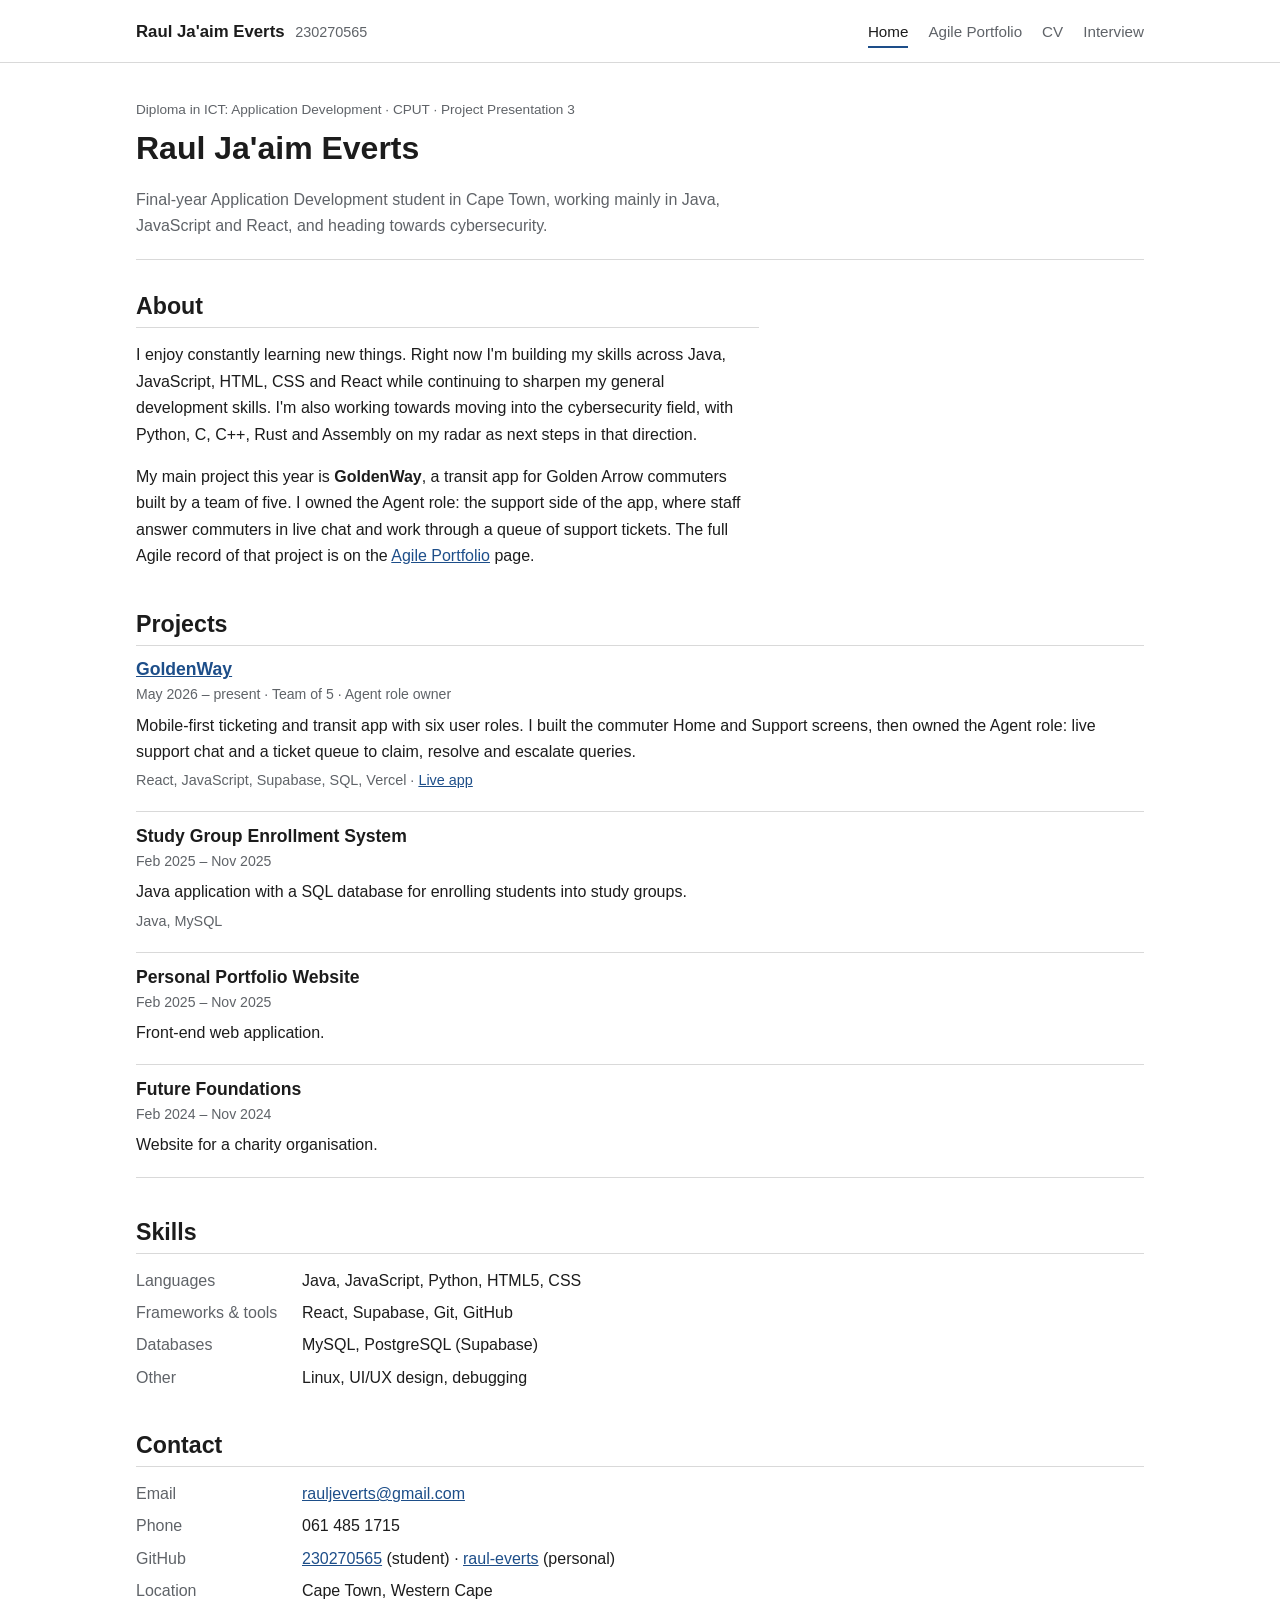
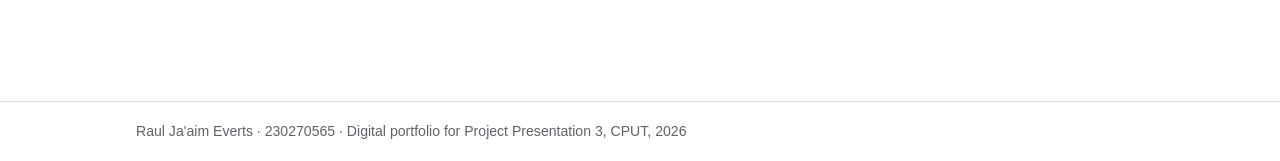
<file: index.html>
<!doctype html>
<html lang="en">
<head>
  <meta charset="utf-8">
  <meta name="viewport" content="width=device-width, initial-scale=1">
  <title>Raul Ja'aim Everts | Portfolio</title>
  <meta name="description" content="Digital portfolio of Raul Ja'aim Everts, Application Development student at CPUT.">
  <link rel="stylesheet" href="style.css">
</head>
<body>
<a class="skip" href="#main">Skip to content</a>

<header class="site-header">
  <div class="wrap">
    <a class="site-name" href="index.html">Raul Ja'aim Everts <span>230270565</span></a>
    <nav class="nav">
      <a href="index.html" aria-current="page">Home</a>
      <a href="agile.html">Agile Portfolio</a>
      <a href="cv.html">CV</a>
      <a href="interview.html">Interview</a>
    </nav>
  </div>
</header>

<main id="main">
  <div class="wrap">

    <div class="page-title">
      <div class="label">Diploma in ICT: Application Development · CPUT · Project Presentation 3</div>
      <h1>Raul Ja'aim Everts</h1>
      <p>Final-year Application Development student in Cape Town, working mainly in Java, JavaScript and React, and heading towards cybersecurity.</p>
    </div>

    <section class="intro">
      <h2>About</h2>
      <p>I enjoy constantly learning new things. Right now I'm building my skills across Java, JavaScript, HTML, CSS and React while continuing to sharpen my general development skills. I'm also working towards moving into the cybersecurity field, with Python, C, C++, Rust and Assembly on my radar as next steps in that direction.</p>
      <p>My main project this year is <strong>GoldenWay</strong>, a transit app for Golden Arrow commuters built by a team of five. I owned the Agent role: the support side of the app, where staff answer commuters in live chat and work through a queue of support tickets. The full Agile record of that project is on the <a href="agile.html">Agile Portfolio</a> page.</p>
    </section>

    <section>
      <h2>Projects</h2>
      <div class="project">
        <h3><a href="agile.html">GoldenWay</a></h3>
        <div class="meta">May 2026 – present · Team of 5 · Agent role owner</div>
        <p>Mobile-first ticketing and transit app with six user roles. I built the commuter Home and Support screens, then owned the Agent role: live support chat and a ticket queue to claim, resolve and escalate queries.</p>
        <p class="muted small">React, JavaScript, Supabase, SQL, Vercel · <a href="https://goldenwayapp.vercel.app/">Live app</a></p>
      </div>
      <div class="project">
        <h3>Study Group Enrollment System</h3>
        <div class="meta">Feb 2025 – Nov 2025</div>
        <p>Java application with a SQL database for enrolling students into study groups.</p>
        <p class="muted small">Java, MySQL</p>
      </div>
      <div class="project">
        <h3>Personal Portfolio Website</h3>
        <div class="meta">Feb 2025 – Nov 2025</div>
        <p>Front-end web application.</p>
      </div>
      <div class="project">
        <h3>Future Foundations</h3>
        <div class="meta">Feb 2024 – Nov 2024</div>
        <p>Website for a charity organisation.</p>
      </div>
    </section>

    <section>
      <h2>Skills</h2>
      <dl class="facts">
        <dt>Languages</dt><dd>Java, JavaScript, Python, HTML5, CSS</dd>
        <dt>Frameworks &amp; tools</dt><dd>React, Supabase, Git, GitHub</dd>
        <dt>Databases</dt><dd>MySQL, PostgreSQL (Supabase)</dd>
        <dt>Other</dt><dd>Linux, UI/UX design, debugging</dd>
      </dl>
    </section>

    <section>
      <h2>Contact</h2>
      <dl class="facts">
        <dt>Email</dt><dd><a href="mailto:rauljeverts@gmail.com">rauljeverts@gmail.com</a></dd>
        <dt>Phone</dt><dd>061 485 1715</dd>
        <dt>GitHub</dt><dd><a href="https://github.com/230270565">230270565</a> (student) · <a href="https://github.com/raul-everts">raul-everts</a> (personal)</dd>
        <dt>Location</dt><dd>Cape Town, Western Cape</dd>
      </dl>
    </section>

  </div>
</main>

<footer class="site-footer">
  <div class="wrap">Raul Ja'aim Everts · 230270565 · Digital portfolio for Project Presentation 3, CPUT, 2026</div>
</footer>
</body>
</html>
</file>
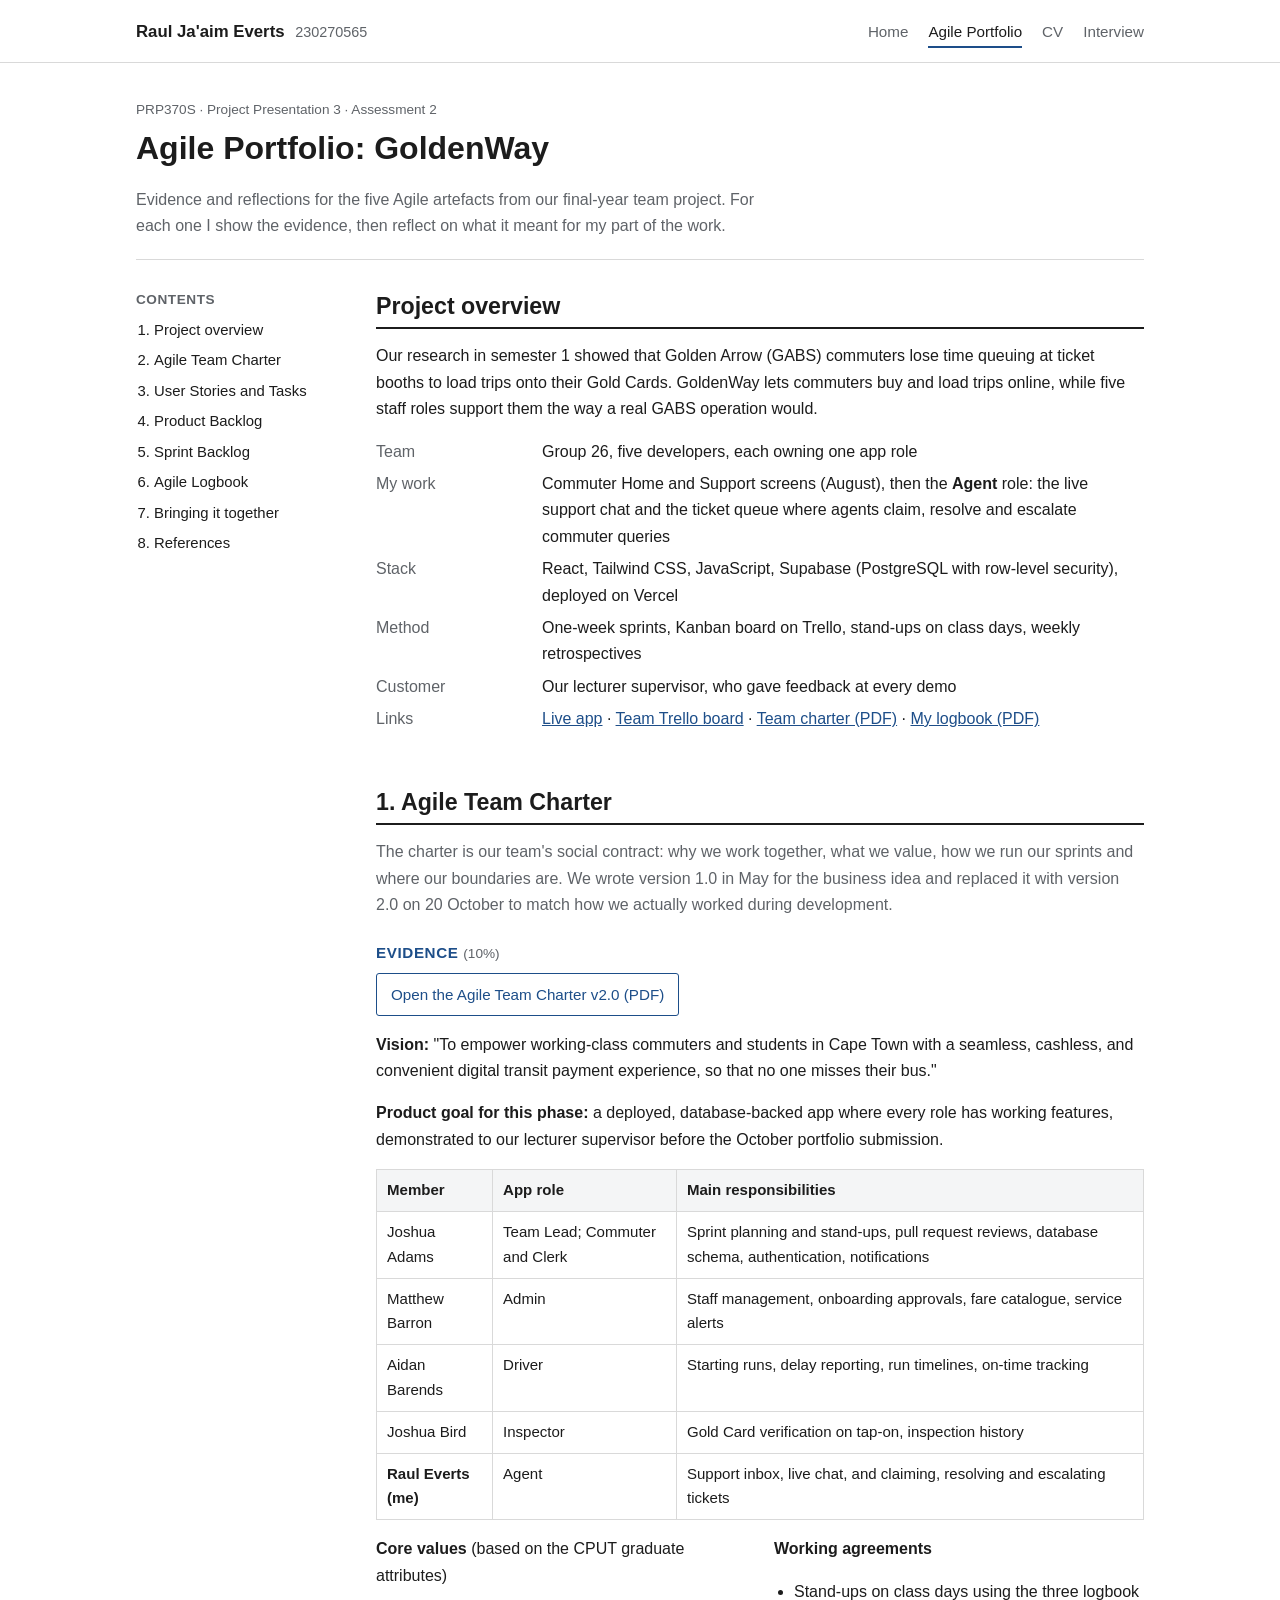
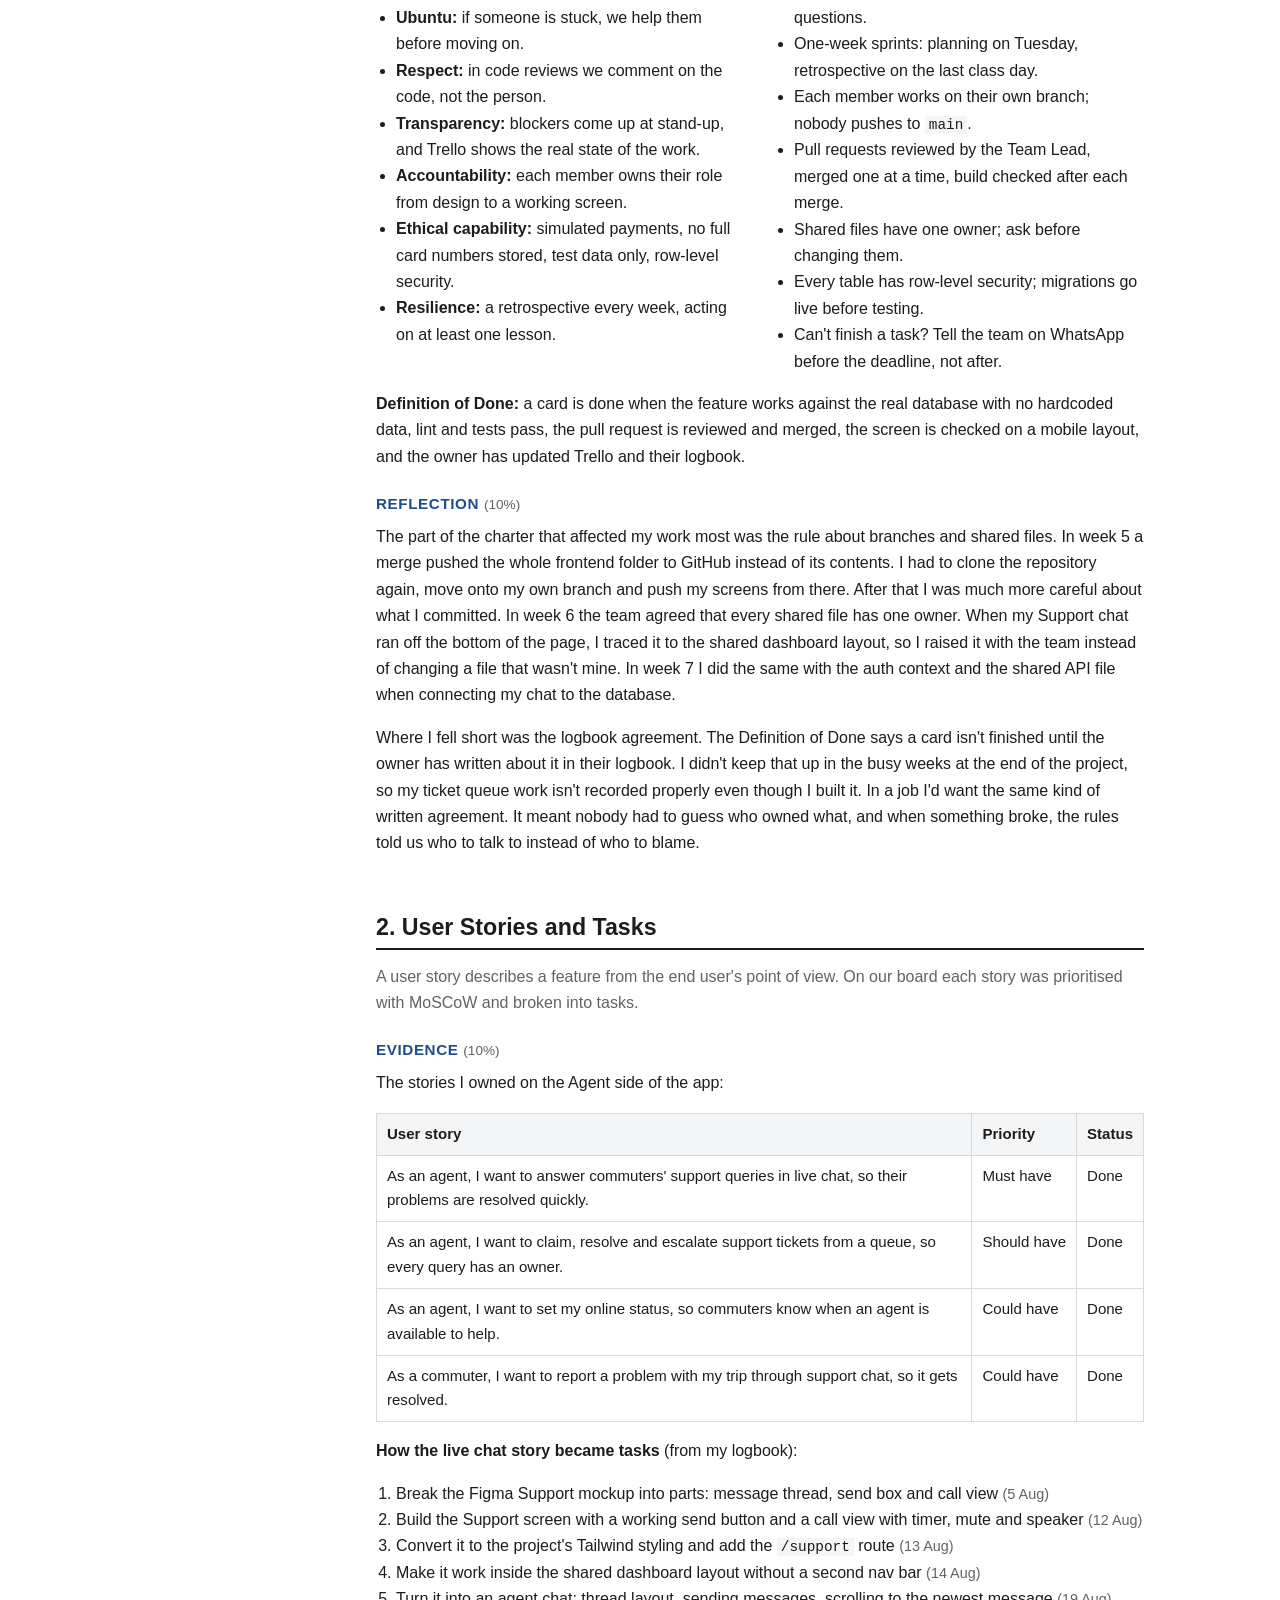
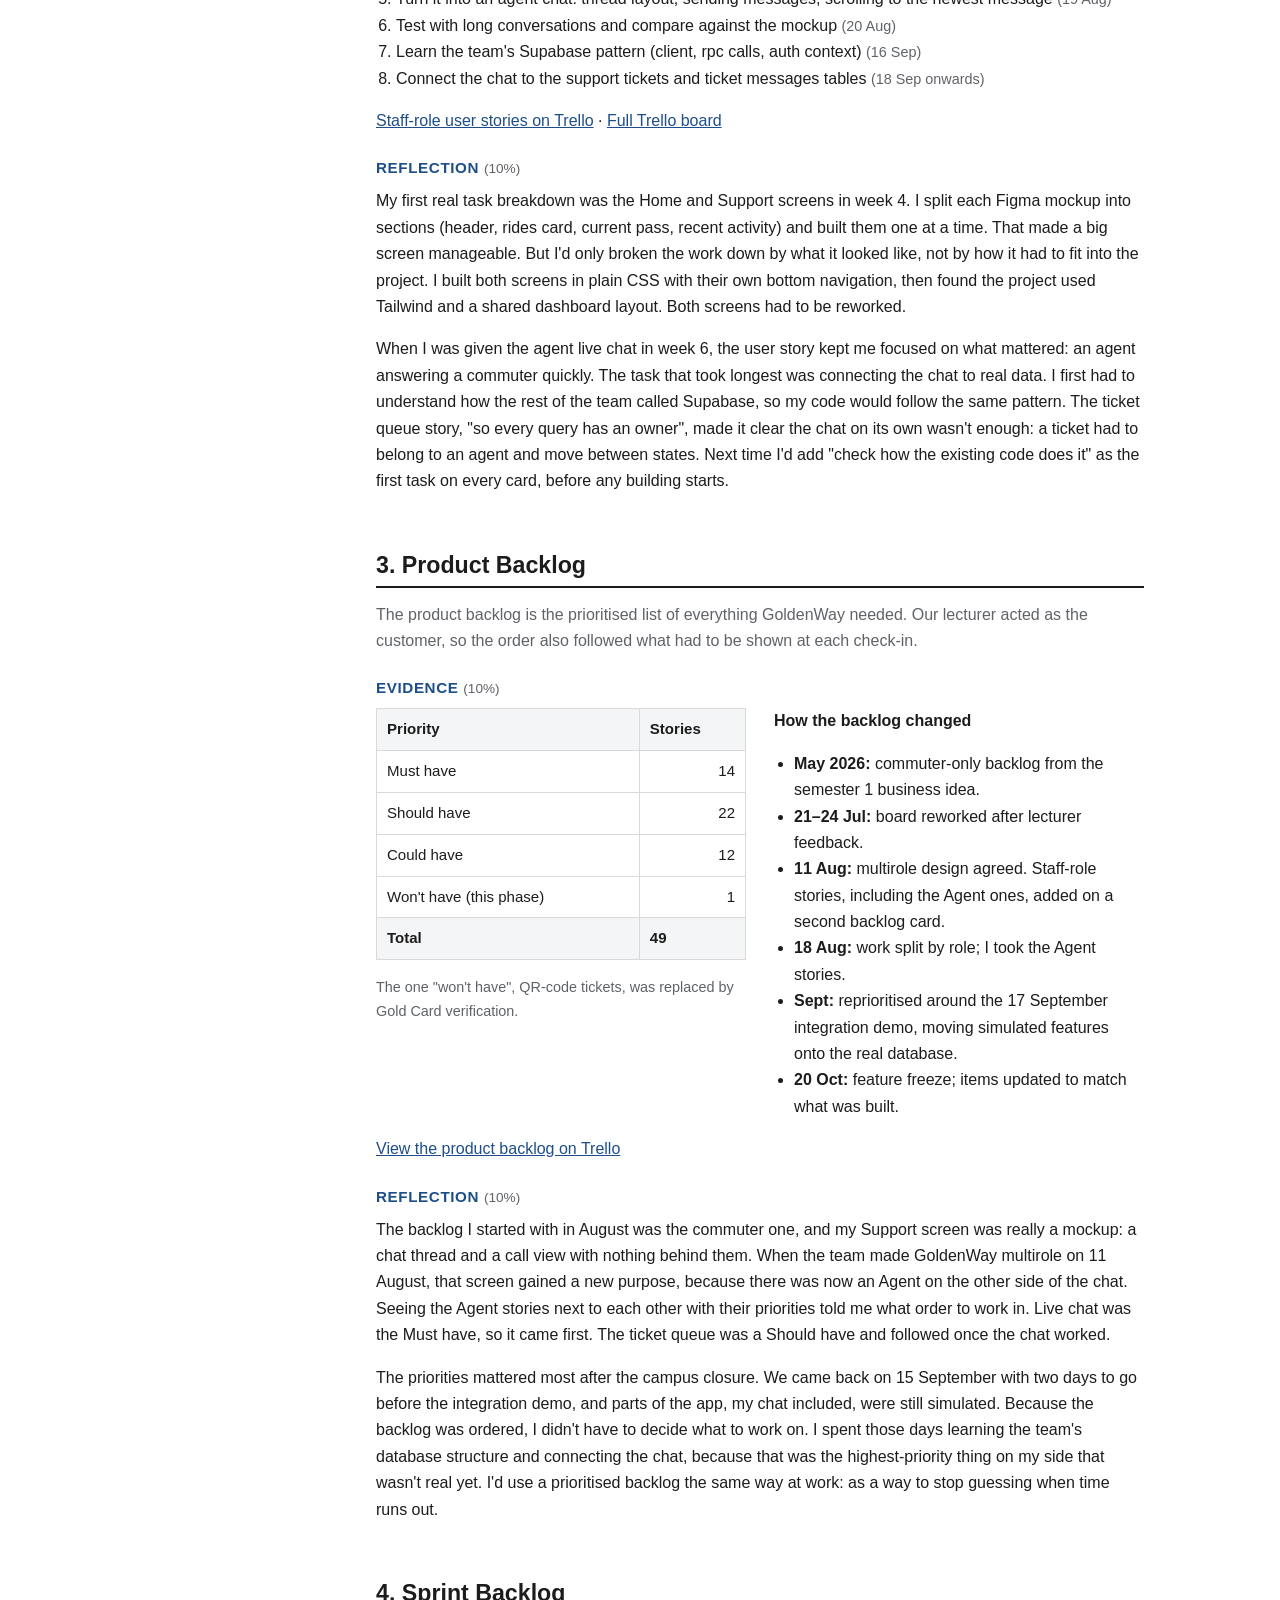
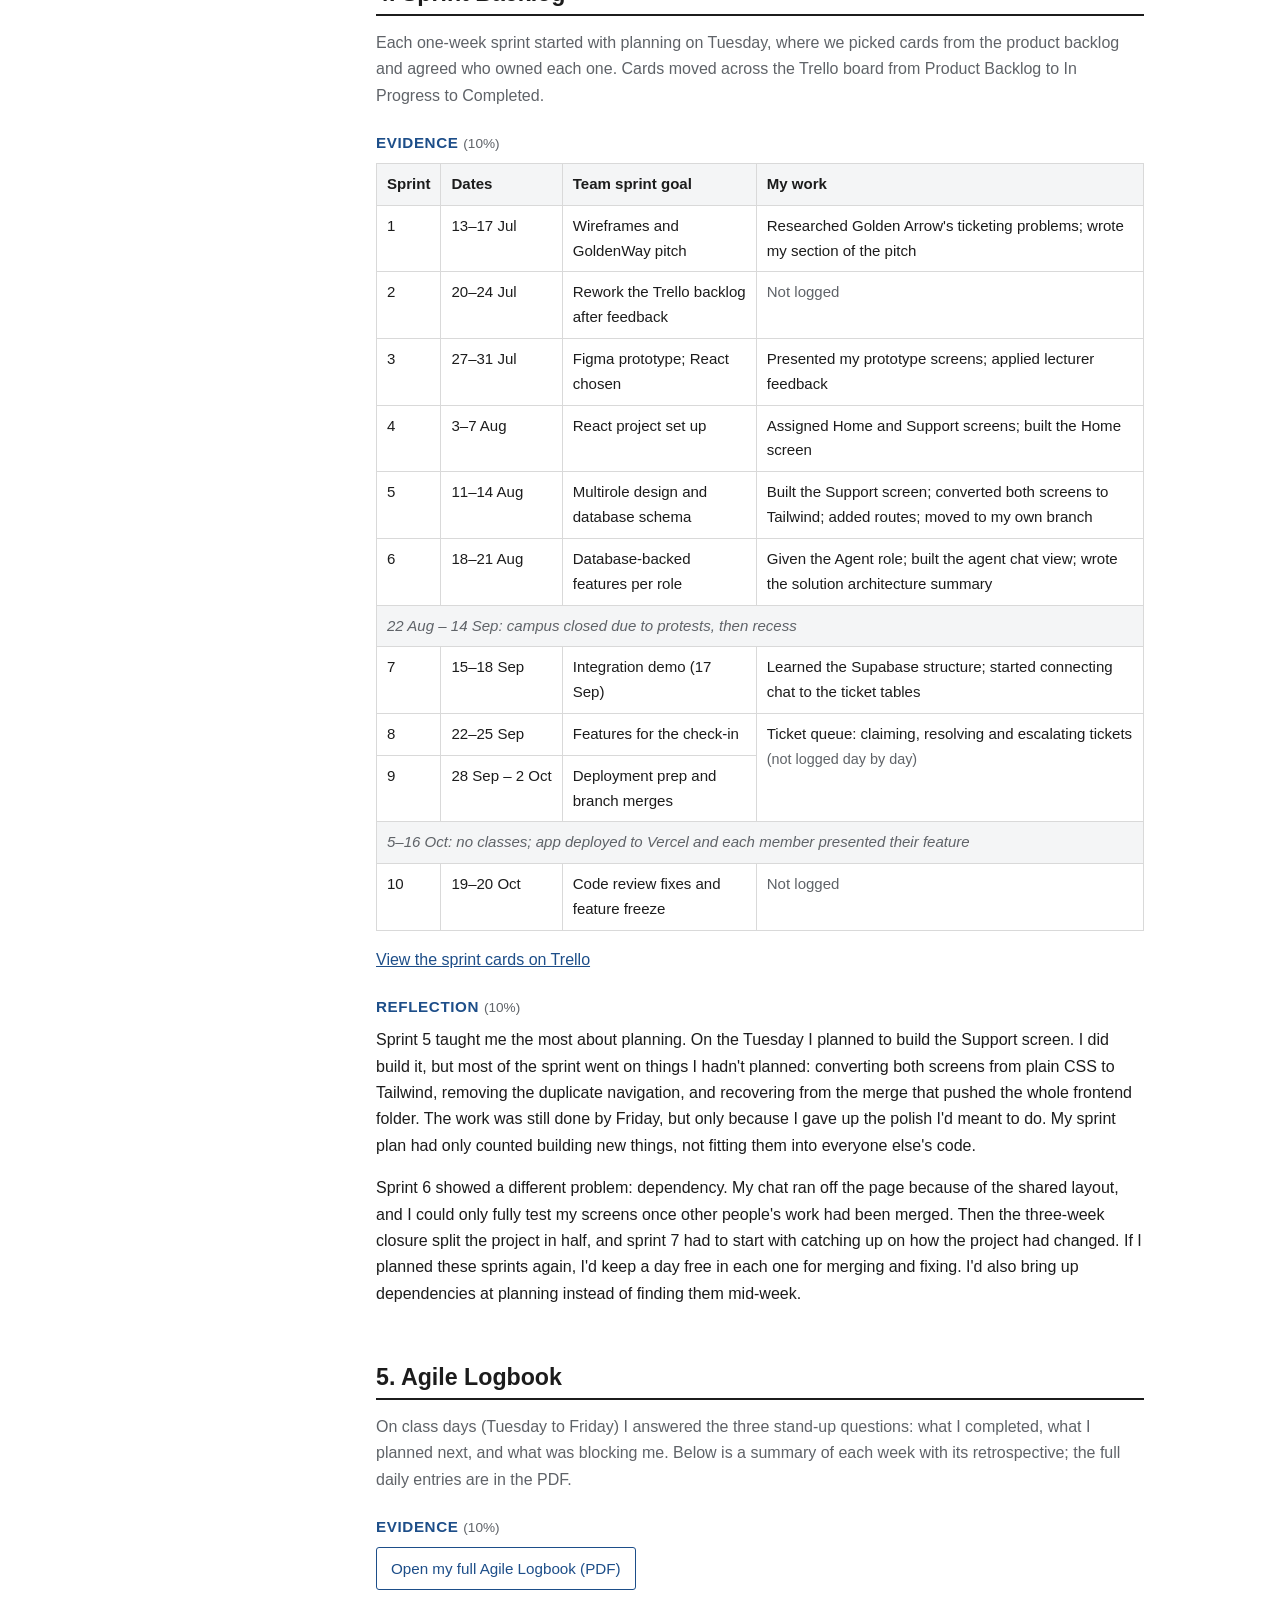
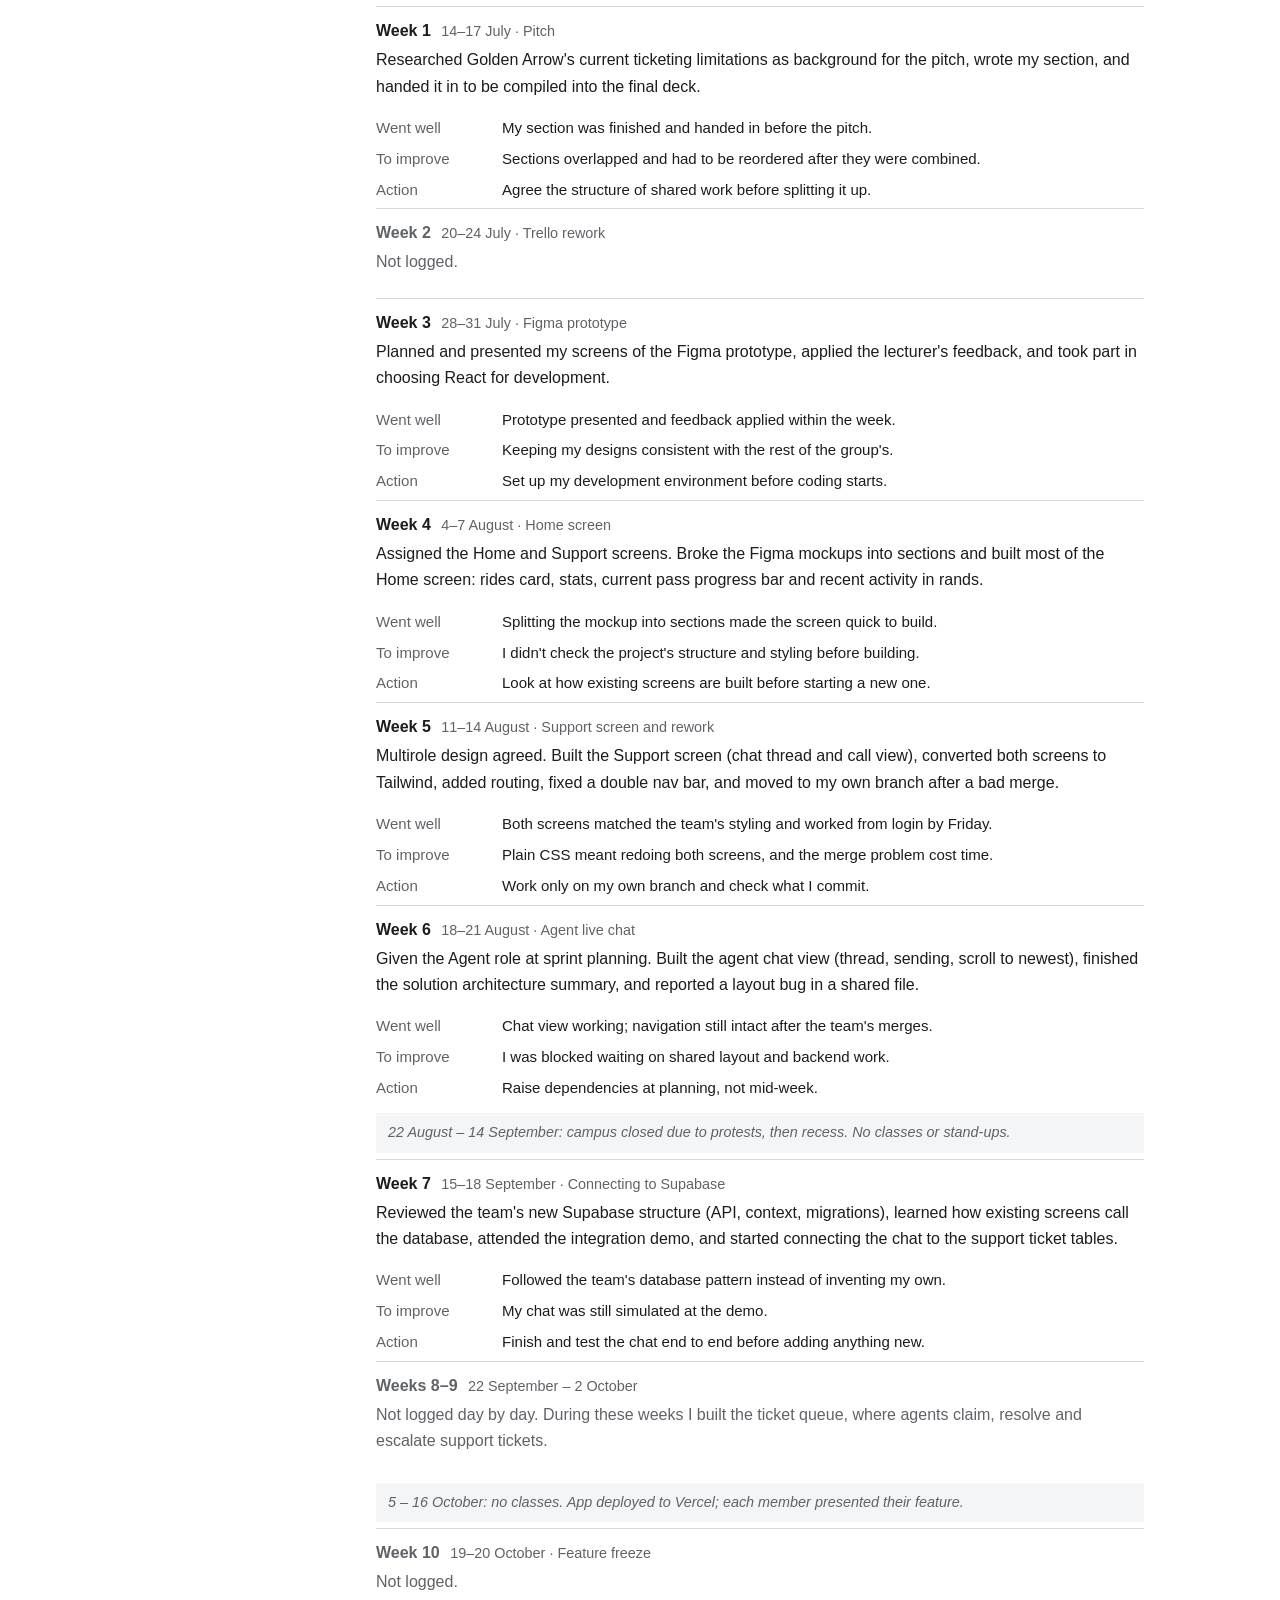
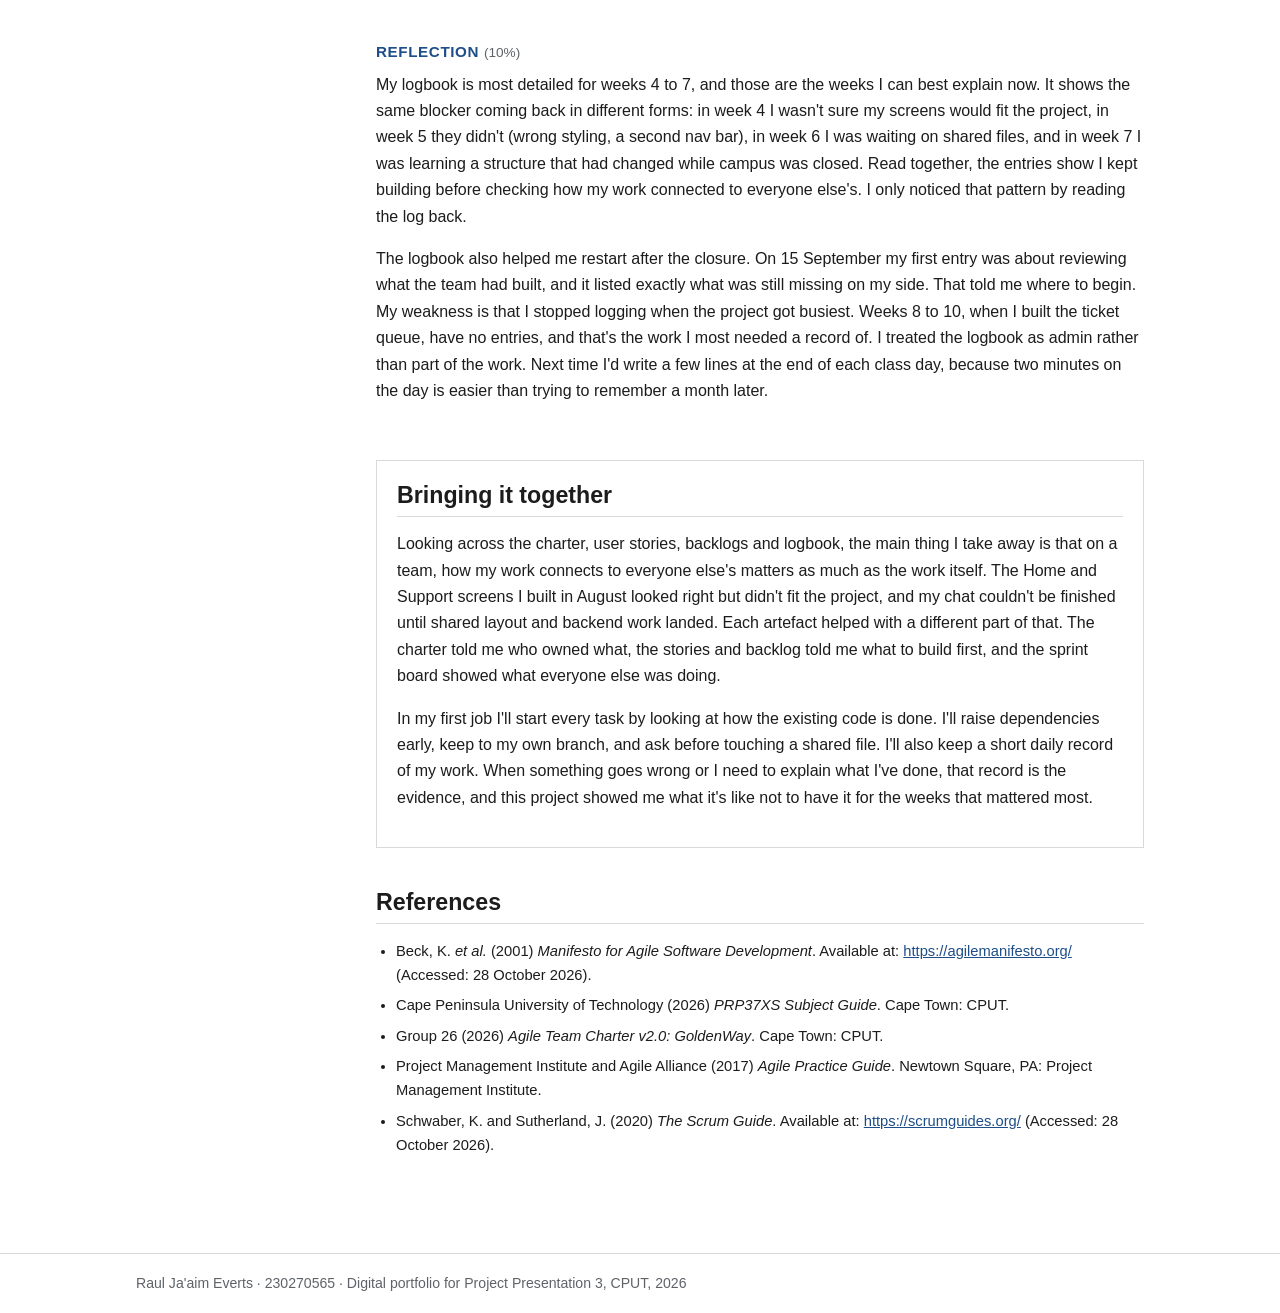
<file: agile.html>
<!doctype html>
<html lang="en">
<head>
  <meta charset="utf-8">
  <meta name="viewport" content="width=device-width, initial-scale=1">
  <title>Agile Portfolio | Raul Ja'aim Everts</title>
  <meta name="description" content="Agile evidence and reflections for the GoldenWay project, PRP3 Assessment 2.">
  <link rel="stylesheet" href="style.css">
</head>
<body>
<a class="skip" href="#main">Skip to content</a>

<header class="site-header">
  <div class="wrap">
    <a class="site-name" href="index.html">Raul Ja'aim Everts <span>230270565</span></a>
    <nav class="nav">
      <a href="index.html">Home</a>
      <a href="agile.html" aria-current="page">Agile Portfolio</a>
      <a href="cv.html">CV</a>
      <a href="interview.html">Interview</a>
    </nav>
  </div>
</header>

<main id="main">
  <div class="wrap">

    <div class="page-title">
      <div class="label">PRP370S · Project Presentation 3 · Assessment 2</div>
      <h1>Agile Portfolio: GoldenWay</h1>
      <p>Evidence and reflections for the five Agile artefacts from our final-year team project. For each one I show the evidence, then reflect on what it meant for my part of the work.</p>
    </div>

    <div class="agile-layout">

      <aside class="contents">
        <nav>
          <h2>Contents</h2>
          <ol>
            <li><a href="#overview">Project overview</a></li>
            <li><a href="#charter">Agile Team Charter</a></li>
            <li><a href="#stories">User Stories and Tasks</a></li>
            <li><a href="#product">Product Backlog</a></li>
            <li><a href="#sprint">Sprint Backlog</a></li>
            <li><a href="#logbook">Agile Logbook</a></li>
            <li><a href="#workplace">Bringing it together</a></li>
            <li><a href="#references">References</a></li>
          </ol>
        </nav>
      </aside>

      <div>

        <!-- ================= OVERVIEW ================= -->
        <section id="overview" class="artefact">
          <h2>Project overview</h2>
          <p>Our research in semester 1 showed that Golden Arrow (GABS) commuters lose time queuing at ticket booths to load trips onto their Gold Cards. GoldenWay lets commuters buy and load trips online, while five staff roles support them the way a real GABS operation would.</p>
          <dl class="facts">
            <dt>Team</dt><dd>Group 26, five developers, each owning one app role</dd>
            <dt>My work</dt><dd>Commuter Home and Support screens (August), then the <strong>Agent</strong> role: the live support chat and the ticket queue where agents claim, resolve and escalate commuter queries</dd>
            <dt>Stack</dt><dd>React, Tailwind CSS, JavaScript, Supabase (PostgreSQL with row-level security), deployed on Vercel</dd>
            <dt>Method</dt><dd>One-week sprints, Kanban board on Trello, stand-ups on class days, weekly retrospectives</dd>
            <dt>Customer</dt><dd>Our lecturer supervisor, who gave feedback at every demo</dd>
            <dt>Links</dt><dd><a href="https://goldenwayapp.vercel.app/" target="_blank" rel="noopener">Live app</a> · <a href="https://trello.com/b/xyZiSfZl/goldenway-board-updated" target="_blank" rel="noopener">Team Trello board</a> · <a href="Agile_Team_Charter_v2.0.pdf">Team charter (PDF)</a> · <a href="Agile_Logbook_230270565.pdf">My logbook (PDF)</a></dd>
          </dl>
        </section>

        <!-- ================= 1. CHARTER ================= -->
        <section id="charter" class="artefact">
          <h2>1. Agile Team Charter</h2>
          <p class="purpose">The charter is our team's social contract: why we work together, what we value, how we run our sprints and where our boundaries are. We wrote version 1.0 in May for the business idea and replaced it with version 2.0 on 20 October to match how we actually worked during development.</p>

          <h3 class="part">Evidence <span>(10%)</span></h3>
          <p><a class="button" href="Agile_Team_Charter_v2.0.pdf">Open the Agile Team Charter v2.0 (PDF)</a></p>

          <p><strong>Vision:</strong> "To empower working-class commuters and students in Cape Town with a seamless, cashless, and convenient digital transit payment experience, so that no one misses their bus."</p>
          <p><strong>Product goal for this phase:</strong> a deployed, database-backed app where every role has working features, demonstrated to our lecturer supervisor before the October portfolio submission.</p>

          <div class="table-wrap">
            <table>
              <thead><tr><th>Member</th><th>App role</th><th>Main responsibilities</th></tr></thead>
              <tbody>
                <tr><td>Joshua Adams</td><td>Team Lead; Commuter and Clerk</td><td>Sprint planning and stand-ups, pull request reviews, database schema, authentication, notifications</td></tr>
                <tr><td>Matthew Barron</td><td>Admin</td><td>Staff management, onboarding approvals, fare catalogue, service alerts</td></tr>
                <tr><td>Aidan Barends</td><td>Driver</td><td>Starting runs, delay reporting, run timelines, on-time tracking</td></tr>
                <tr><td>Joshua Bird</td><td>Inspector</td><td>Gold Card verification on tap-on, inspection history</td></tr>
                <tr class="mine"><td>Raul Everts (me)</td><td>Agent</td><td>Support inbox, live chat, and claiming, resolving and escalating tickets</td></tr>
              </tbody>
            </table>
          </div>

          <div class="two-col">
            <div>
              <p><strong>Core values</strong> (based on the CPUT graduate attributes)</p>
              <ul>
                <li><strong>Ubuntu:</strong> if someone is stuck, we help them before moving on.</li>
                <li><strong>Respect:</strong> in code reviews we comment on the code, not the person.</li>
                <li><strong>Transparency:</strong> blockers come up at stand-up, and Trello shows the real state of the work.</li>
                <li><strong>Accountability:</strong> each member owns their role from design to a working screen.</li>
                <li><strong>Ethical capability:</strong> simulated payments, no full card numbers stored, test data only, row-level security.</li>
                <li><strong>Resilience:</strong> a retrospective every week, acting on at least one lesson.</li>
              </ul>
            </div>
            <div>
              <p><strong>Working agreements</strong></p>
              <ul>
                <li>Stand-ups on class days using the three logbook questions.</li>
                <li>One-week sprints: planning on Tuesday, retrospective on the last class day.</li>
                <li>Each member works on their own branch; nobody pushes to <code>main</code>.</li>
                <li>Pull requests reviewed by the Team Lead, merged one at a time, build checked after each merge.</li>
                <li>Shared files have one owner; ask before changing them.</li>
                <li>Every table has row-level security; migrations go live before testing.</li>
                <li>Can't finish a task? Tell the team on WhatsApp before the deadline, not after.</li>
              </ul>
            </div>
          </div>

          <p><strong>Definition of Done:</strong> a card is done when the feature works against the real database with no hardcoded data, lint and tests pass, the pull request is reviewed and merged, the screen is checked on a mobile layout, and the owner has updated Trello and their logbook.</p>

          <h3 class="part">Reflection <span>(10%)</span></h3>
          <div class="reflection-text">
            <p>The part of the charter that affected my work most was the rule about branches and shared files. In week 5 a merge pushed the whole frontend folder to GitHub instead of its contents. I had to clone the repository again, move onto my own branch and push my screens from there. After that I was much more careful about what I committed. In week 6 the team agreed that every shared file has one owner. When my Support chat ran off the bottom of the page, I traced it to the shared dashboard layout, so I raised it with the team instead of changing a file that wasn't mine. In week 7 I did the same with the auth context and the shared API file when connecting my chat to the database.</p>
            <p>Where I fell short was the logbook agreement. The Definition of Done says a card isn't finished until the owner has written about it in their logbook. I didn't keep that up in the busy weeks at the end of the project, so my ticket queue work isn't recorded properly even though I built it. In a job I'd want the same kind of written agreement. It meant nobody had to guess who owned what, and when something broke, the rules told us who to talk to instead of who to blame.</p>
          </div>
        </section>

        <!-- ================= 2. USER STORIES ================= -->
        <section id="stories" class="artefact">
          <h2>2. User Stories and Tasks</h2>
          <p class="purpose">A user story describes a feature from the end user's point of view. On our board each story was prioritised with MoSCoW and broken into tasks.</p>

          <h3 class="part">Evidence <span>(10%)</span></h3>
          <p>The stories I owned on the Agent side of the app:</p>
          <div class="table-wrap">
            <table>
              <thead><tr><th>User story</th><th>Priority</th><th>Status</th></tr></thead>
              <tbody>
                <tr><td>As an agent, I want to answer commuters' support queries in live chat, so their problems are resolved quickly.</td><td class="nowrap">Must have</td><td>Done</td></tr>
                <tr><td>As an agent, I want to claim, resolve and escalate support tickets from a queue, so every query has an owner.</td><td class="nowrap">Should have</td><td>Done</td></tr>
                <tr><td>As an agent, I want to set my online status, so commuters know when an agent is available to help.</td><td class="nowrap">Could have</td><td>Done</td></tr>
                <tr><td>As a commuter, I want to report a problem with my trip through support chat, so it gets resolved.</td><td class="nowrap">Could have</td><td>Done</td></tr>
              </tbody>
            </table>
          </div>

          <p><strong>How the live chat story became tasks</strong> (from my logbook):</p>
          <ol>
            <li>Break the Figma Support mockup into parts: message thread, send box and call view <span class="muted small">(5 Aug)</span></li>
            <li>Build the Support screen with a working send button and a call view with timer, mute and speaker <span class="muted small">(12 Aug)</span></li>
            <li>Convert it to the project's Tailwind styling and add the <code>/support</code> route <span class="muted small">(13 Aug)</span></li>
            <li>Make it work inside the shared dashboard layout without a second nav bar <span class="muted small">(14 Aug)</span></li>
            <li>Turn it into an agent chat: thread layout, sending messages, scrolling to the newest message <span class="muted small">(19 Aug)</span></li>
            <li>Test with long conversations and compare against the mockup <span class="muted small">(20 Aug)</span></li>
            <li>Learn the team's Supabase pattern (client, rpc calls, auth context) <span class="muted small">(16 Sep)</span></li>
            <li>Connect the chat to the support tickets and ticket messages tables <span class="muted small">(18 Sep onwards)</span></li>
          </ol>

          <p><a href="https://trello.com/c/h903LTtg/1-product-backlog-multirole-staff-roles" target="_blank" rel="noopener">Staff-role user stories on Trello</a> · <a href="https://trello.com/b/xyZiSfZl/goldenway-board-updated" target="_blank" rel="noopener">Full Trello board</a></p>

          <h3 class="part">Reflection <span>(10%)</span></h3>
          <div class="reflection-text">
            <p>My first real task breakdown was the Home and Support screens in week 4. I split each Figma mockup into sections (header, rides card, current pass, recent activity) and built them one at a time. That made a big screen manageable. But I'd only broken the work down by what it looked like, not by how it had to fit into the project. I built both screens in plain CSS with their own bottom navigation, then found the project used Tailwind and a shared dashboard layout. Both screens had to be reworked.</p>
            <p>When I was given the agent live chat in week 6, the user story kept me focused on what mattered: an agent answering a commuter quickly. The task that took longest was connecting the chat to real data. I first had to understand how the rest of the team called Supabase, so my code would follow the same pattern. The ticket queue story, "so every query has an owner", made it clear the chat on its own wasn't enough: a ticket had to belong to an agent and move between states. Next time I'd add "check how the existing code does it" as the first task on every card, before any building starts.</p>
          </div>
        </section>

        <!-- ================= 3. PRODUCT BACKLOG ================= -->
        <section id="product" class="artefact">
          <h2>3. Product Backlog</h2>
          <p class="purpose">The product backlog is the prioritised list of everything GoldenWay needed. Our lecturer acted as the customer, so the order also followed what had to be shown at each check-in.</p>

          <h3 class="part">Evidence <span>(10%)</span></h3>
          <div class="two-col">
            <div>
              <div class="table-wrap">
                <table>
                  <thead><tr><th>Priority</th><th>Stories</th></tr></thead>
                  <tbody>
                    <tr><td>Must have</td><td class="num">14</td></tr>
                    <tr><td>Should have</td><td class="num">22</td></tr>
                    <tr><td>Could have</td><td class="num">12</td></tr>
                    <tr><td>Won't have (this phase)</td><td class="num">1</td></tr>
                    <tr><th>Total</th><th class="num">49</th></tr>
                  </tbody>
                </table>
              </div>
              <p class="muted small">The one "won't have", QR-code tickets, was replaced by Gold Card verification.</p>
            </div>
            <div>
              <p><strong>How the backlog changed</strong></p>
              <ul>
                <li><strong>May 2026:</strong> commuter-only backlog from the semester 1 business idea.</li>
                <li><strong>21–24 Jul:</strong> board reworked after lecturer feedback.</li>
                <li><strong>11 Aug:</strong> multirole design agreed. Staff-role stories, including the Agent ones, added on a second backlog card.</li>
                <li><strong>18 Aug:</strong> work split by role; I took the Agent stories.</li>
                <li><strong>Sept:</strong> reprioritised around the 17 September integration demo, moving simulated features onto the real database.</li>
                <li><strong>20 Oct:</strong> feature freeze; items updated to match what was built.</li>
              </ul>
            </div>
          </div>
          <p><a href="https://trello.com/b/xyZiSfZl/goldenway-board-updated" target="_blank" rel="noopener">View the product backlog on Trello</a></p>

          <h3 class="part">Reflection <span>(10%)</span></h3>
          <div class="reflection-text">
            <p>The backlog I started with in August was the commuter one, and my Support screen was really a mockup: a chat thread and a call view with nothing behind them. When the team made GoldenWay multirole on 11 August, that screen gained a new purpose, because there was now an Agent on the other side of the chat. Seeing the Agent stories next to each other with their priorities told me what order to work in. Live chat was the Must have, so it came first. The ticket queue was a Should have and followed once the chat worked.</p>
            <p>The priorities mattered most after the campus closure. We came back on 15 September with two days to go before the integration demo, and parts of the app, my chat included, were still simulated. Because the backlog was ordered, I didn't have to decide what to work on. I spent those days learning the team's database structure and connecting the chat, because that was the highest-priority thing on my side that wasn't real yet. I'd use a prioritised backlog the same way at work: as a way to stop guessing when time runs out.</p>
          </div>
        </section>

        <!-- ================= 4. SPRINT BACKLOG ================= -->
        <section id="sprint" class="artefact">
          <h2>4. Sprint Backlog</h2>
          <p class="purpose">Each one-week sprint started with planning on Tuesday, where we picked cards from the product backlog and agreed who owned each one. Cards moved across the Trello board from Product Backlog to In Progress to Completed.</p>

          <h3 class="part">Evidence <span>(10%)</span></h3>
          <div class="table-wrap">
            <table>
              <thead><tr><th>Sprint</th><th>Dates</th><th>Team sprint goal</th><th>My work</th></tr></thead>
              <tbody>
                <tr><td>1</td><td class="nowrap">13–17 Jul</td><td>Wireframes and GoldenWay pitch</td><td>Researched Golden Arrow's ticketing problems; wrote my section of the pitch</td></tr>
                <tr><td>2</td><td class="nowrap">20–24 Jul</td><td>Rework the Trello backlog after feedback</td><td class="muted">Not logged</td></tr>
                <tr><td>3</td><td class="nowrap">27–31 Jul</td><td>Figma prototype; React chosen</td><td>Presented my prototype screens; applied lecturer feedback</td></tr>
                <tr><td>4</td><td class="nowrap">3–7 Aug</td><td>React project set up</td><td>Assigned Home and Support screens; built the Home screen</td></tr>
                <tr><td>5</td><td class="nowrap">11–14 Aug</td><td>Multirole design and database schema</td><td>Built the Support screen; converted both screens to Tailwind; added routes; moved to my own branch</td></tr>
                <tr><td>6</td><td class="nowrap">18–21 Aug</td><td>Database-backed features per role</td><td>Given the Agent role; built the agent chat view; wrote the solution architecture summary</td></tr>
                <tr class="note"><td colspan="4">22 Aug – 14 Sep: campus closed due to protests, then recess</td></tr>
                <tr><td>7</td><td class="nowrap">15–18 Sep</td><td>Integration demo (17 Sep)</td><td>Learned the Supabase structure; started connecting chat to the ticket tables</td></tr>
                <tr><td>8</td><td class="nowrap">22–25 Sep</td><td>Features for the check-in</td><td rowspan="2">Ticket queue: claiming, resolving and escalating tickets <span class="muted small">(not logged day by day)</span></td></tr>
                <tr><td>9</td><td class="nowrap">28 Sep – 2 Oct</td><td>Deployment prep and branch merges</td></tr>
                <tr class="note"><td colspan="4">5–16 Oct: no classes; app deployed to Vercel and each member presented their feature</td></tr>
                <tr><td>10</td><td class="nowrap">19–20 Oct</td><td>Code review fixes and feature freeze</td><td class="muted">Not logged</td></tr>
              </tbody>
            </table>
          </div>
          <p><a href="https://trello.com/b/xyZiSfZl/goldenway-board-updated" target="_blank" rel="noopener">View the sprint cards on Trello</a></p>

          <h3 class="part">Reflection <span>(10%)</span></h3>
          <div class="reflection-text">
            <p>Sprint 5 taught me the most about planning. On the Tuesday I planned to build the Support screen. I did build it, but most of the sprint went on things I hadn't planned: converting both screens from plain CSS to Tailwind, removing the duplicate navigation, and recovering from the merge that pushed the whole frontend folder. The work was still done by Friday, but only because I gave up the polish I'd meant to do. My sprint plan had only counted building new things, not fitting them into everyone else's code.</p>
            <p>Sprint 6 showed a different problem: dependency. My chat ran off the page because of the shared layout, and I could only fully test my screens once other people's work had been merged. Then the three-week closure split the project in half, and sprint 7 had to start with catching up on how the project had changed. If I planned these sprints again, I'd keep a day free in each one for merging and fixing. I'd also bring up dependencies at planning instead of finding them mid-week.</p>
          </div>
        </section>

        <!-- ================= 5. LOGBOOK ================= -->
        <section id="logbook" class="artefact">
          <h2>5. Agile Logbook</h2>
          <p class="purpose">On class days (Tuesday to Friday) I answered the three stand-up questions: what I completed, what I planned next, and what was blocking me. Below is a summary of each week with its retrospective; the full daily entries are in the PDF.</p>

          <h3 class="part">Evidence <span>(10%)</span></h3>
          <p><a class="button" href="Agile_Logbook_230270565.pdf">Open my full Agile Logbook (PDF)</a></p>

          <div class="week">
            <h4>Week 1 <span>14–17 July · Pitch</span></h4>
            <p>Researched Golden Arrow's current ticketing limitations as background for the pitch, wrote my section, and handed it in to be compiled into the final deck.</p>
            <dl class="facts">
              <dt>Went well</dt><dd>My section was finished and handed in before the pitch.</dd>
              <dt>To improve</dt><dd>Sections overlapped and had to be reordered after they were combined.</dd>
              <dt>Action</dt><dd>Agree the structure of shared work before splitting it up.</dd>
            </dl>
          </div>

          <div class="week unlogged">
            <h4>Week 2 <span>20–24 July · Trello rework</span></h4>
            <p>Not logged.</p>
          </div>

          <div class="week">
            <h4>Week 3 <span>28–31 July · Figma prototype</span></h4>
            <p>Planned and presented my screens of the Figma prototype, applied the lecturer's feedback, and took part in choosing React for development.</p>
            <dl class="facts">
              <dt>Went well</dt><dd>Prototype presented and feedback applied within the week.</dd>
              <dt>To improve</dt><dd>Keeping my designs consistent with the rest of the group's.</dd>
              <dt>Action</dt><dd>Set up my development environment before coding starts.</dd>
            </dl>
          </div>

          <div class="week">
            <h4>Week 4 <span>4–7 August · Home screen</span></h4>
            <p>Assigned the Home and Support screens. Broke the Figma mockups into sections and built most of the Home screen: rides card, stats, current pass progress bar and recent activity in rands.</p>
            <dl class="facts">
              <dt>Went well</dt><dd>Splitting the mockup into sections made the screen quick to build.</dd>
              <dt>To improve</dt><dd>I didn't check the project's structure and styling before building.</dd>
              <dt>Action</dt><dd>Look at how existing screens are built before starting a new one.</dd>
            </dl>
          </div>

          <div class="week">
            <h4>Week 5 <span>11–14 August · Support screen and rework</span></h4>
            <p>Multirole design agreed. Built the Support screen (chat thread and call view), converted both screens to Tailwind, added routing, fixed a double nav bar, and moved to my own branch after a bad merge.</p>
            <dl class="facts">
              <dt>Went well</dt><dd>Both screens matched the team's styling and worked from login by Friday.</dd>
              <dt>To improve</dt><dd>Plain CSS meant redoing both screens, and the merge problem cost time.</dd>
              <dt>Action</dt><dd>Work only on my own branch and check what I commit.</dd>
            </dl>
          </div>

          <div class="week">
            <h4>Week 6 <span>18–21 August · Agent live chat</span></h4>
            <p>Given the Agent role at sprint planning. Built the agent chat view (thread, sending, scroll to newest), finished the solution architecture summary, and reported a layout bug in a shared file.</p>
            <dl class="facts">
              <dt>Went well</dt><dd>Chat view working; navigation still intact after the team's merges.</dd>
              <dt>To improve</dt><dd>I was blocked waiting on shared layout and backend work.</dd>
              <dt>Action</dt><dd>Raise dependencies at planning, not mid-week.</dd>
            </dl>
          </div>

          <div class="gap-note">22 August – 14 September: campus closed due to protests, then recess. No classes or stand-ups.</div>

          <div class="week">
            <h4>Week 7 <span>15–18 September · Connecting to Supabase</span></h4>
            <p>Reviewed the team's new Supabase structure (API, context, migrations), learned how existing screens call the database, attended the integration demo, and started connecting the chat to the support ticket tables.</p>
            <dl class="facts">
              <dt>Went well</dt><dd>Followed the team's database pattern instead of inventing my own.</dd>
              <dt>To improve</dt><dd>My chat was still simulated at the demo.</dd>
              <dt>Action</dt><dd>Finish and test the chat end to end before adding anything new.</dd>
            </dl>
          </div>

          <div class="week unlogged">
            <h4>Weeks 8–9 <span>22 September – 2 October</span></h4>
            <p>Not logged day by day. During these weeks I built the ticket queue, where agents claim, resolve and escalate support tickets.</p>
          </div>

          <div class="gap-note">5 – 16 October: no classes. App deployed to Vercel; each member presented their feature.</div>

          <div class="week unlogged">
            <h4>Week 10 <span>19–20 October · Feature freeze</span></h4>
            <p>Not logged.</p>
          </div>

          <h3 class="part">Reflection <span>(10%)</span></h3>
          <div class="reflection-text">
            <p>My logbook is most detailed for weeks 4 to 7, and those are the weeks I can best explain now. It shows the same blocker coming back in different forms: in week 4 I wasn't sure my screens would fit the project, in week 5 they didn't (wrong styling, a second nav bar), in week 6 I was waiting on shared files, and in week 7 I was learning a structure that had changed while campus was closed. Read together, the entries show I kept building before checking how my work connected to everyone else's. I only noticed that pattern by reading the log back.</p>
            <p>The logbook also helped me restart after the closure. On 15 September my first entry was about reviewing what the team had built, and it listed exactly what was still missing on my side. That told me where to begin. My weakness is that I stopped logging when the project got busiest. Weeks 8 to 10, when I built the ticket queue, have no entries, and that's the work I most needed a record of. I treated the logbook as admin rather than part of the work. Next time I'd write a few lines at the end of each class day, because two minutes on the day is easier than trying to remember a month later.</p>
          </div>
        </section>

        <!-- ================= CONNECT ================= -->
        <section id="workplace" class="workplace">
          <h2>Bringing it together</h2>
          <p>Looking across the charter, user stories, backlogs and logbook, the main thing I take away is that on a team, how my work connects to everyone else's matters as much as the work itself. The Home and Support screens I built in August looked right but didn't fit the project, and my chat couldn't be finished until shared layout and backend work landed. Each artefact helped with a different part of that. The charter told me who owned what, the stories and backlog told me what to build first, and the sprint board showed what everyone else was doing.</p>
          <p>In my first job I'll start every task by looking at how the existing code is done. I'll raise dependencies early, keep to my own branch, and ask before touching a shared file. I'll also keep a short daily record of my work. When something goes wrong or I need to explain what I've done, that record is the evidence, and this project showed me what it's like not to have it for the weeks that mattered most.</p>
        </section>

        <section id="references">
          <h2>References</h2>
          <ul class="refs">
            <li>Beck, K. <em>et al.</em> (2001) <em>Manifesto for Agile Software Development</em>. Available at: <a href="https://agilemanifesto.org/">https://agilemanifesto.org/</a> (Accessed: 28 October 2026).</li>
            <li>Cape Peninsula University of Technology (2026) <em>PRP37XS Subject Guide</em>. Cape Town: CPUT.</li>
            <li>Group 26 (2026) <em>Agile Team Charter v2.0: GoldenWay</em>. Cape Town: CPUT.</li>
            <li>Project Management Institute and Agile Alliance (2017) <em>Agile Practice Guide</em>. Newtown Square, PA: Project Management Institute.</li>
            <li>Schwaber, K. and Sutherland, J. (2020) <em>The Scrum Guide</em>. Available at: <a href="https://scrumguides.org/">https://scrumguides.org/</a> (Accessed: 28 October 2026).</li>
          </ul>
        </section>

      </div>
    </div>
  </div>
</main>

<footer class="site-footer">
  <div class="wrap">Raul Ja'aim Everts · 230270565 · Digital portfolio for Project Presentation 3, CPUT, 2026</div>
</footer>
</body>
</html>
</file>
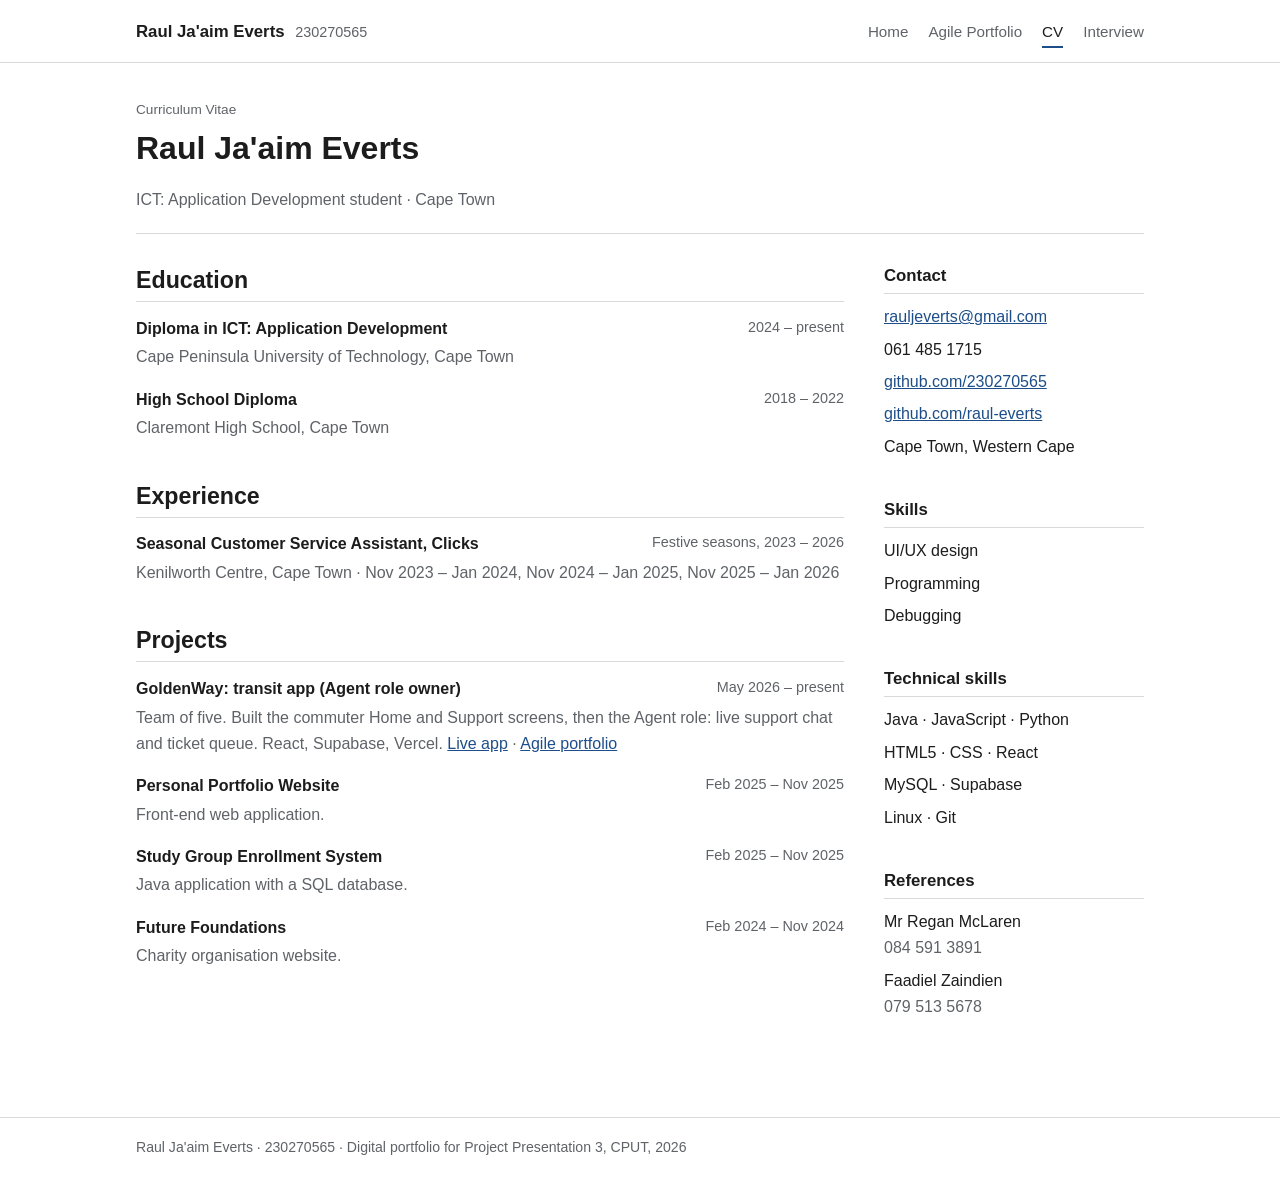
<file: cv.html>
<!doctype html>
<html lang="en">
<head>
  <meta charset="utf-8">
  <meta name="viewport" content="width=device-width, initial-scale=1">
  <title>CV | Raul Ja'aim Everts</title>
  <meta name="description" content="Curriculum vitae of Raul Ja'aim Everts.">
  <link rel="stylesheet" href="style.css">
</head>
<body>
<a class="skip" href="#main">Skip to content</a>

<header class="site-header">
  <div class="wrap">
    <a class="site-name" href="index.html">Raul Ja'aim Everts <span>230270565</span></a>
    <nav class="nav">
      <a href="index.html">Home</a>
      <a href="agile.html">Agile Portfolio</a>
      <a href="cv.html" aria-current="page">CV</a>
      <a href="interview.html">Interview</a>
    </nav>
  </div>
</header>

<main id="main">
  <div class="wrap">
    <div class="page-title">
      <div class="label">Curriculum Vitae</div>
      <h1>Raul Ja'aim Everts</h1>
      <p>ICT: Application Development student · Cape Town</p>
    </div>

    <div class="cv-layout">
      <div>
        <section>
          <h2>Education</h2>
          <div class="entry">
            <div class="head"><strong>Diploma in ICT: Application Development</strong><span class="when">2024 – present</span></div>
            <p>Cape Peninsula University of Technology, Cape Town</p>
          </div>
          <div class="entry">
            <div class="head"><strong>High School Diploma</strong><span class="when">2018 – 2022</span></div>
            <p>Claremont High School, Cape Town</p>
          </div>
        </section>

        <section>
          <h2>Experience</h2>
          <div class="entry">
            <div class="head"><strong>Seasonal Customer Service Assistant, Clicks</strong><span class="when">Festive seasons, 2023 – 2026</span></div>
            <p>Kenilworth Centre, Cape Town · Nov 2023 – Jan 2024, Nov 2024 – Jan 2025, Nov 2025 – Jan 2026</p>
          </div>
        </section>

        <section>
          <h2>Projects</h2>
          <div class="entry">
            <div class="head"><strong>GoldenWay: transit app (Agent role owner)</strong><span class="when">May 2026 – present</span></div>
            <p>Team of five. Built the commuter Home and Support screens, then the Agent role: live support chat and ticket queue. React, Supabase, Vercel. <a href="https://goldenwayapp.vercel.app/">Live app</a> · <a href="agile.html">Agile portfolio</a></p>
          </div>
          <div class="entry">
            <div class="head"><strong>Personal Portfolio Website</strong><span class="when">Feb 2025 – Nov 2025</span></div>
            <p>Front-end web application.</p>
          </div>
          <div class="entry">
            <div class="head"><strong>Study Group Enrollment System</strong><span class="when">Feb 2025 – Nov 2025</span></div>
            <p>Java application with a SQL database.</p>
          </div>
          <div class="entry">
            <div class="head"><strong>Future Foundations</strong><span class="when">Feb 2024 – Nov 2024</span></div>
            <p>Charity organisation website.</p>
          </div>
        </section>
      </div>

      <aside class="cv-side">
        <section>
          <h2>Contact</h2>
          <ul>
            <li><a href="mailto:rauljeverts@gmail.com">rauljeverts@gmail.com</a></li>
            <li>061 485 1715</li>
            <li><a href="https://github.com/230270565">github.com/230270565</a></li>
            <li><a href="https://github.com/raul-everts">github.com/raul-everts</a></li>
            <li>Cape Town, Western Cape</li>
          </ul>
        </section>
        <section>
          <h2>Skills</h2>
          <ul>
            <li>UI/UX design</li>
            <li>Programming</li>
            <li>Debugging</li>
          </ul>
        </section>
        <section>
          <h2>Technical skills</h2>
          <ul>
            <li>Java · JavaScript · Python</li>
            <li>HTML5 · CSS · React</li>
            <li>MySQL · Supabase</li>
            <li>Linux · Git</li>
          </ul>
        </section>
        <section>
          <h2>References</h2>
          <ul>
            <li>Mr Regan McLaren<br><span class="muted">084 591 3891</span></li>
            <li>Faadiel Zaindien<br><span class="muted">079 513 5678</span></li>
          </ul>
        </section>
      </aside>
    </div>
  </div>
</main>

<footer class="site-footer">
  <div class="wrap">Raul Ja'aim Everts · 230270565 · Digital portfolio for Project Presentation 3, CPUT, 2026</div>
</footer>
</body>
</html>
</file>
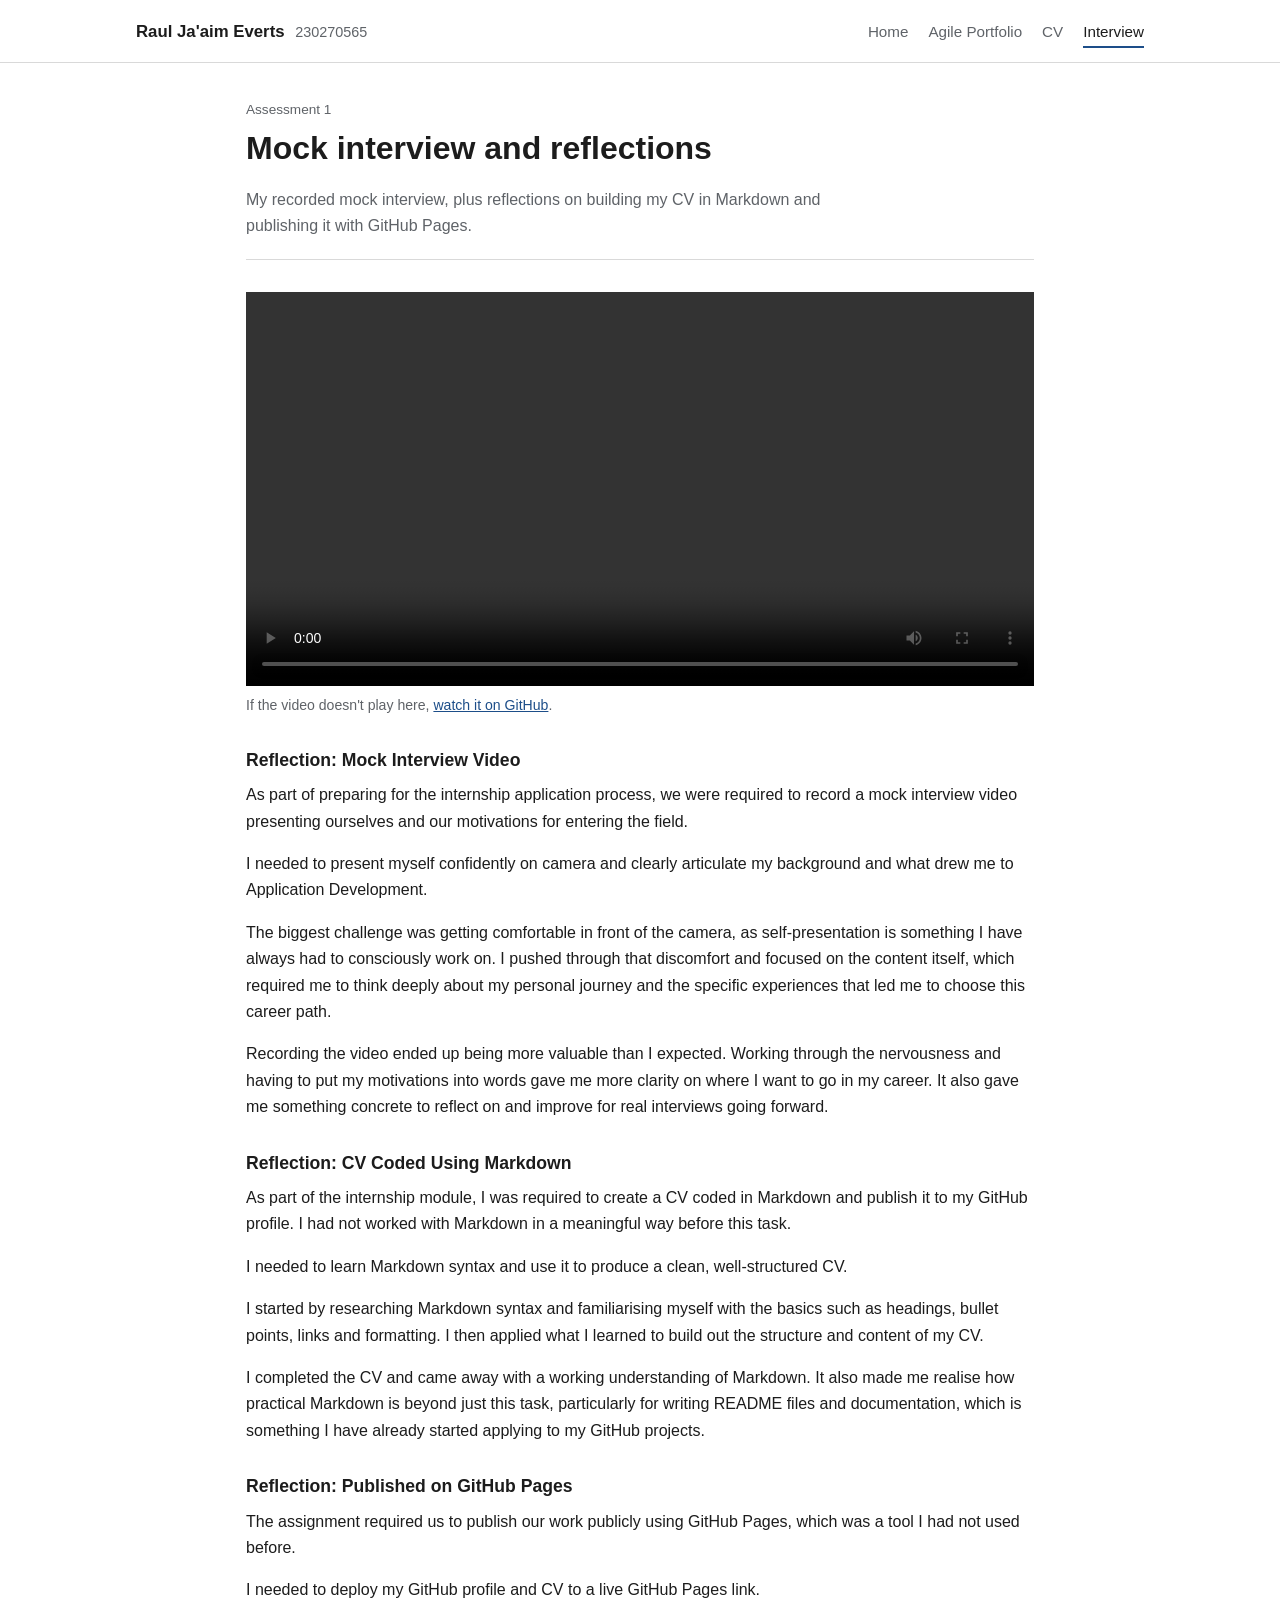
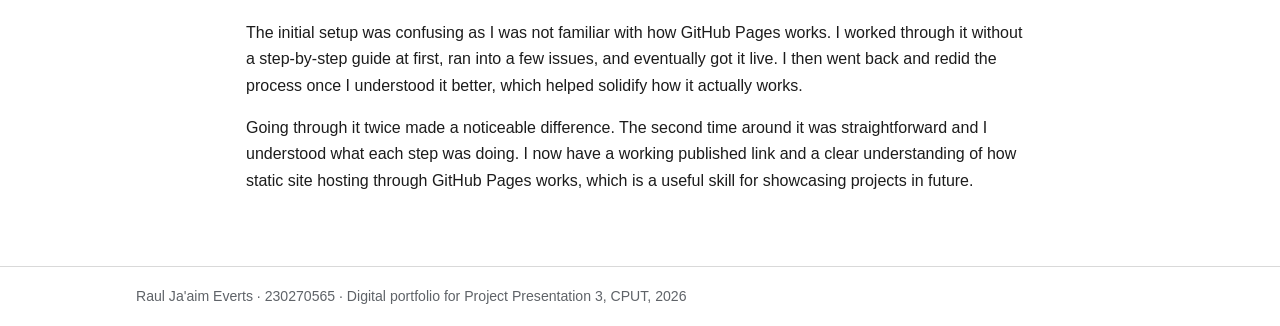
<file: interview.html>
<!doctype html>
<html lang="en">
<head>
  <meta charset="utf-8">
  <meta name="viewport" content="width=device-width, initial-scale=1">
  <title>Interview | Raul Ja'aim Everts</title>
  <meta name="description" content="Mock interview video and Assessment 1 reflections.">
  <link rel="stylesheet" href="style.css">
</head>
<body>
<a class="skip" href="#main">Skip to content</a>

<header class="site-header">
  <div class="wrap">
    <a class="site-name" href="index.html">Raul Ja'aim Everts <span>230270565</span></a>
    <nav class="nav">
      <a href="index.html">Home</a>
      <a href="agile.html">Agile Portfolio</a>
      <a href="cv.html">CV</a>
      <a href="interview.html" aria-current="page">Interview</a>
    </nav>
  </div>
</header>

<main id="main">
  <div class="wrap" style="max-width:820px">
    <div class="page-title">
      <div class="label">Assessment 1</div>
      <h1>Mock interview and reflections</h1>
      <p class="lede">My recorded mock interview, plus reflections on building my CV in Markdown and publishing it with GitHub Pages.</p>
    </div>

    <video src="https://github.com/user-attachments/assets/55b8d076-c6d4-4a64-bb9a-fd70604f2008" controls preload="metadata"></video>
    <p class="muted" style="font-size:.88rem;margin-top:8px">If the video doesn't play here, <a href="https://github.com/230270565/230270565.github.io#readme">watch it on GitHub</a>.</p>

    <div class="reflection-block">
      <h3>Reflection: Mock Interview Video</h3>
      <p>As part of preparing for the internship application process, we were required to record a mock interview video presenting ourselves and our motivations for entering the field.</p>
      <p>I needed to present myself confidently on camera and clearly articulate my background and what drew me to Application Development.</p>
      <p>The biggest challenge was getting comfortable in front of the camera, as self-presentation is something I have always had to consciously work on. I pushed through that discomfort and focused on the content itself, which required me to think deeply about my personal journey and the specific experiences that led me to choose this career path.</p>
      <p>Recording the video ended up being more valuable than I expected. Working through the nervousness and having to put my motivations into words gave me more clarity on where I want to go in my career. It also gave me something concrete to reflect on and improve for real interviews going forward.</p>
    </div>

    <div class="reflection-block">
      <h3>Reflection: CV Coded Using Markdown</h3>
      <p>As part of the internship module, I was required to create a CV coded in Markdown and publish it to my GitHub profile. I had not worked with Markdown in a meaningful way before this task.</p>
      <p>I needed to learn Markdown syntax and use it to produce a clean, well-structured CV.</p>
      <p>I started by researching Markdown syntax and familiarising myself with the basics such as headings, bullet points, links and formatting. I then applied what I learned to build out the structure and content of my CV.</p>
      <p>I completed the CV and came away with a working understanding of Markdown. It also made me realise how practical Markdown is beyond just this task, particularly for writing README files and documentation, which is something I have already started applying to my GitHub projects.</p>
    </div>

    <div class="reflection-block">
      <h3>Reflection: Published on GitHub Pages</h3>
      <p>The assignment required us to publish our work publicly using GitHub Pages, which was a tool I had not used before.</p>
      <p>I needed to deploy my GitHub profile and CV to a live GitHub Pages link.</p>
      <p>The initial setup was confusing as I was not familiar with how GitHub Pages works. I worked through it without a step-by-step guide at first, ran into a few issues, and eventually got it live. I then went back and redid the process once I understood it better, which helped solidify how it actually works.</p>
      <p>Going through it twice made a noticeable difference. The second time around it was straightforward and I understood what each step was doing. I now have a working published link and a clear understanding of how static site hosting through GitHub Pages works, which is a useful skill for showcasing projects in future.</p>
    </div>
  </div>
</main>

<footer class="site-footer">
  <div class="wrap">Raul Ja'aim Everts · 230270565 · Digital portfolio for Project Presentation 3, CPUT, 2026</div>
</footer>
</body>
</html>
</file>
<file: style.css>
/* Raul Everts — Digital Portfolio (PRP3, CPUT)
   Plain CSS, no frameworks, no build step. */

:root {
  --bg: #ffffff;
  --text: #1c1c1c;
  --muted: #5f6368;
  --line: #d9d9d9;
  --soft: #f4f5f6;
  --accent: #1d4e89;       /* plain navy */
  --todo: #fff8db;
  --todo-line: #c9a227;
  --max: 1040px;
  --font: -apple-system, BlinkMacSystemFont, "Segoe UI", Roboto, "Helvetica Neue", Arial, sans-serif;
  --mono: ui-monospace, "SFMono-Regular", Consolas, "Liberation Mono", monospace;
}

@media (prefers-color-scheme: dark) {
  :root {
    --bg: #161718;
    --text: #e6e6e6;
    --muted: #a0a4a8;
    --line: #34373a;
    --soft: #1f2123;
    --accent: #7fb0e8;
    --todo: #2b2714;
    --todo-line: #8c7420;
  }
}

* { box-sizing: border-box; }
body {
  margin: 0;
  background: var(--bg);
  color: var(--text);
  font-family: var(--font);
  font-size: 16px;
  line-height: 1.65;
}
img { max-width: 100%; display: block; }
a { color: var(--accent); }
h1, h2, h3, h4 { line-height: 1.25; margin: 0 0 .6em; }
h1 { font-size: 2rem; }
h2 { font-size: 1.45rem; }
h3 { font-size: 1.1rem; }
p { margin: 0 0 1em; }
code { font-family: var(--mono); font-size: .9em; background: var(--soft); padding: 1px 4px; }
ul, ol { padding-left: 20px; }

.skip { position: absolute; left: -999px; }
.skip:focus { left: 12px; top: 12px; background: var(--text); color: var(--bg); padding: 6px 10px; }

.wrap { max-width: var(--max); margin: 0 auto; padding: 0 16px; }
.muted { color: var(--muted); }
.small { font-size: .9rem; }

/* ---------- Header ---------- */
.site-header { border-bottom: 1px solid var(--line); }
.site-header .wrap {
  display: flex; flex-wrap: wrap; align-items: baseline; justify-content: space-between;
  gap: 8px 24px; padding-top: 18px; padding-bottom: 14px;
}
.site-name { font-weight: 700; font-size: 1.05rem; color: var(--text); text-decoration: none; }
.site-name span { font-weight: 400; color: var(--muted); font-size: .9rem; margin-left: 6px; }
.nav { display: flex; flex-wrap: wrap; gap: 4px 20px; }
.nav a { color: var(--muted); text-decoration: none; font-size: .95rem; padding-bottom: 2px; border-bottom: 2px solid transparent; }
.nav a:hover { color: var(--text); }
.nav a[aria-current="page"] { color: var(--text); border-bottom-color: var(--accent); }

/* ---------- Page ---------- */
main { padding: 36px 0 56px; }
.page-title { padding-bottom: 20px; border-bottom: 1px solid var(--line); margin-bottom: 32px; }
.page-title .label { font-size: .85rem; color: var(--muted); margin-bottom: 6px; }
.page-title p { color: var(--muted); max-width: 70ch; margin-bottom: 0; }

section { margin-bottom: 40px; }
section > h2 { padding-bottom: 6px; border-bottom: 1px solid var(--line); }

.button {
  display: inline-block; padding: 8px 14px; border: 1px solid var(--accent);
  color: var(--accent); text-decoration: none; font-size: .95rem; border-radius: 3px;
}
.button:hover { background: var(--accent); color: var(--bg); }
.buttons { display: flex; flex-wrap: wrap; gap: 10px; margin: 14px 0 0; }

/* Key/value facts list */
.facts { display: grid; grid-template-columns: 150px 1fr; gap: 6px 16px; margin: 0; }
.facts dt { color: var(--muted); }
.facts dd { margin: 0; }
@media (max-width: 560px) {
  .facts { grid-template-columns: 1fr; gap: 0; }
  .facts dd { margin-bottom: 8px; }
}

.two-col { display: grid; grid-template-columns: 1fr 1fr; gap: 28px; }
@media (max-width: 700px) { .two-col { grid-template-columns: 1fr; gap: 0; } }

.inline-list { list-style: none; padding: 0; margin: 0; }
.inline-list li { display: inline; }
.inline-list li:not(:last-child)::after { content: " · "; color: var(--muted); }

/* Tables */
.table-wrap { overflow-x: auto; margin-bottom: 16px; }
table { width: 100%; border-collapse: collapse; font-size: .94rem; }
th, td { text-align: left; padding: 8px 10px; border: 1px solid var(--line); vertical-align: top; }
th { background: var(--soft); font-weight: 600; }
td.num { text-align: right; white-space: nowrap; }
td.nowrap { white-space: nowrap; }
tr.note td { color: var(--muted); font-style: italic; background: var(--soft); }
tr.mine td:first-child { font-weight: 600; }

/* ---------- TODO placeholders (search for "todo" in the HTML) ---------- */
.todo {
  background: var(--todo);
  border-left: 3px solid var(--todo-line);
  padding: 8px 12px;
  font-size: .92rem;
  margin: 0 0 12px;
}
.todo::before { content: "To fill in: "; font-weight: 700; }
.todo ul { margin: 6px 0 0; }
td .todo { margin: 0; }

/* Screenshot slots */
.figures { display: grid; grid-template-columns: 1fr 1fr; gap: 16px; margin: 12px 0 16px; }
@media (max-width: 600px) { .figures { grid-template-columns: 1fr; } }
figure { margin: 0; }
figure img { border: 1px solid var(--line); }
figcaption { font-size: .85rem; color: var(--muted); margin-top: 4px; }
.img-slot {
  border: 1px dashed var(--line); background: var(--soft);
  min-height: 160px; display: flex; flex-direction: column; align-items: center; justify-content: center; gap: 4px;
  text-align: center; padding: 12px; font-size: .85rem; color: var(--muted);
}
.img-slot code { background: none; }

/* ---------- Home ---------- */
.intro { max-width: 70ch; }
.project { padding: 14px 0; border-bottom: 1px solid var(--line); }
.project:first-of-type { padding-top: 0; }
.project h3 { margin-bottom: 2px; }
.project .meta { font-size: .88rem; color: var(--muted); margin-bottom: 6px; }
.project p { margin-bottom: 4px; }

/* ---------- Agile page: sidebar contents + artefacts ---------- */
.agile-layout { display: grid; grid-template-columns: 200px 1fr; gap: 40px; }
.contents { font-size: .93rem; }
.contents nav { position: sticky; top: 20px; }
.contents h2 { font-size: .85rem; text-transform: uppercase; letter-spacing: .04em; color: var(--muted); border: 0; padding: 0; }
.contents ol { margin: 0; padding-left: 18px; }
.contents li { margin-bottom: 6px; }
.contents a { color: var(--text); text-decoration: none; }
.contents a:hover { color: var(--accent); text-decoration: underline; }
@media (max-width: 820px) {
  .agile-layout { grid-template-columns: 1fr; gap: 0; }
  .contents { border: 1px solid var(--line); padding: 12px 16px; margin-bottom: 28px; }
  .contents nav { position: static; }
}

.artefact { margin-bottom: 56px; scroll-margin-top: 16px; }
.artefact > h2 { padding-bottom: 6px; border-bottom: 2px solid var(--text); }
.artefact > .purpose { color: var(--muted); }
.artefact h3.part {
  font-size: .95rem; text-transform: uppercase; letter-spacing: .04em;
  margin: 24px 0 10px; color: var(--accent);
}
.artefact h3.part span { color: var(--muted); font-weight: 400; text-transform: none; letter-spacing: 0; font-size: .85rem; }

.reflection dl { margin: 0; }
.reflection dt { font-weight: 700; margin-top: 10px; }
.reflection dd { margin: 4px 0 0; }

.workplace { border: 1px solid var(--line); padding: 20px; margin-bottom: 40px; }

.refs { font-size: .92rem; }
.refs li { margin-bottom: 6px; }

/* ---------- CV ---------- */
.cv-layout { display: grid; grid-template-columns: 1fr 260px; gap: 40px; }
@media (max-width: 760px) { .cv-layout { grid-template-columns: 1fr; gap: 0; } }
.cv-side section > h2 { font-size: 1.05rem; }
.cv-side ul { list-style: none; padding: 0; margin: 0; }
.cv-side li { margin-bottom: 6px; }
.entry { margin-bottom: 16px; }
.entry .head { display: flex; flex-wrap: wrap; justify-content: space-between; gap: 0 12px; }
.entry .when { color: var(--muted); font-size: .9rem; }
.entry p { margin: 2px 0 0; color: var(--muted); }

/* ---------- Interview ---------- */
video { width: 100%; background: #000; display: block; }
.reflection-block { margin-top: 32px; }

/* ---------- Footer ---------- */
.site-footer { border-top: 1px solid var(--line); padding: 18px 0; font-size: .88rem; color: var(--muted); }

/* Let wide tables scroll inside their box instead of stretching the page */
.agile-layout > *, .cv-layout > *, .two-col > * { min-width: 0; }

/* Logbook weeks */
.week { border-top: 1px solid var(--line); padding: 14px 0 6px; }
.week h4 { margin: 0 0 6px; font-size: 1rem; }
.week h4 span { color: var(--muted); font-weight: 400; font-size: .9rem; margin-left: 6px; }
.week .facts { grid-template-columns: 110px 1fr; font-size: .94rem; margin-top: 8px; }
.week.unlogged { color: var(--muted); }
.gap-note { background: var(--soft); padding: 8px 12px; font-size: .9rem; color: var(--muted); font-style: italic; margin: 6px 0; }
.reflection-text p:last-child { margin-bottom: 0; }
</file>
